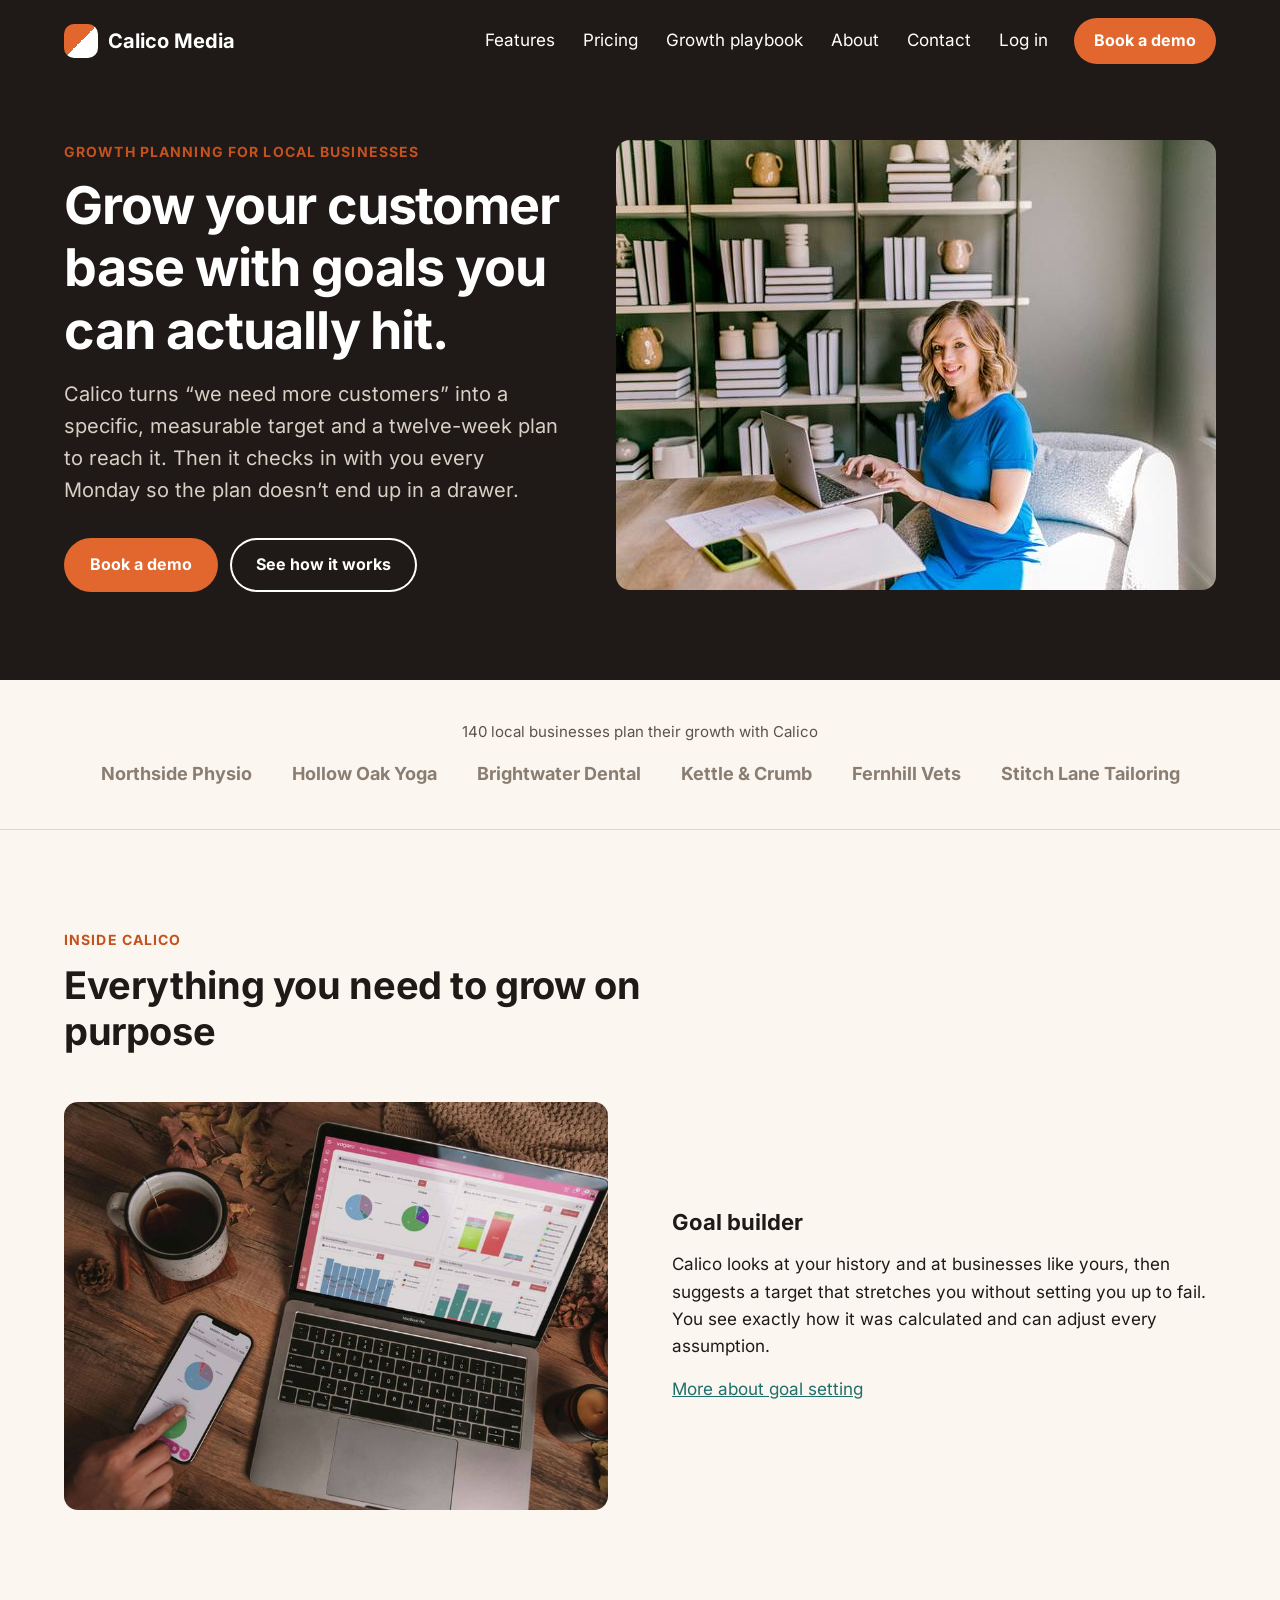
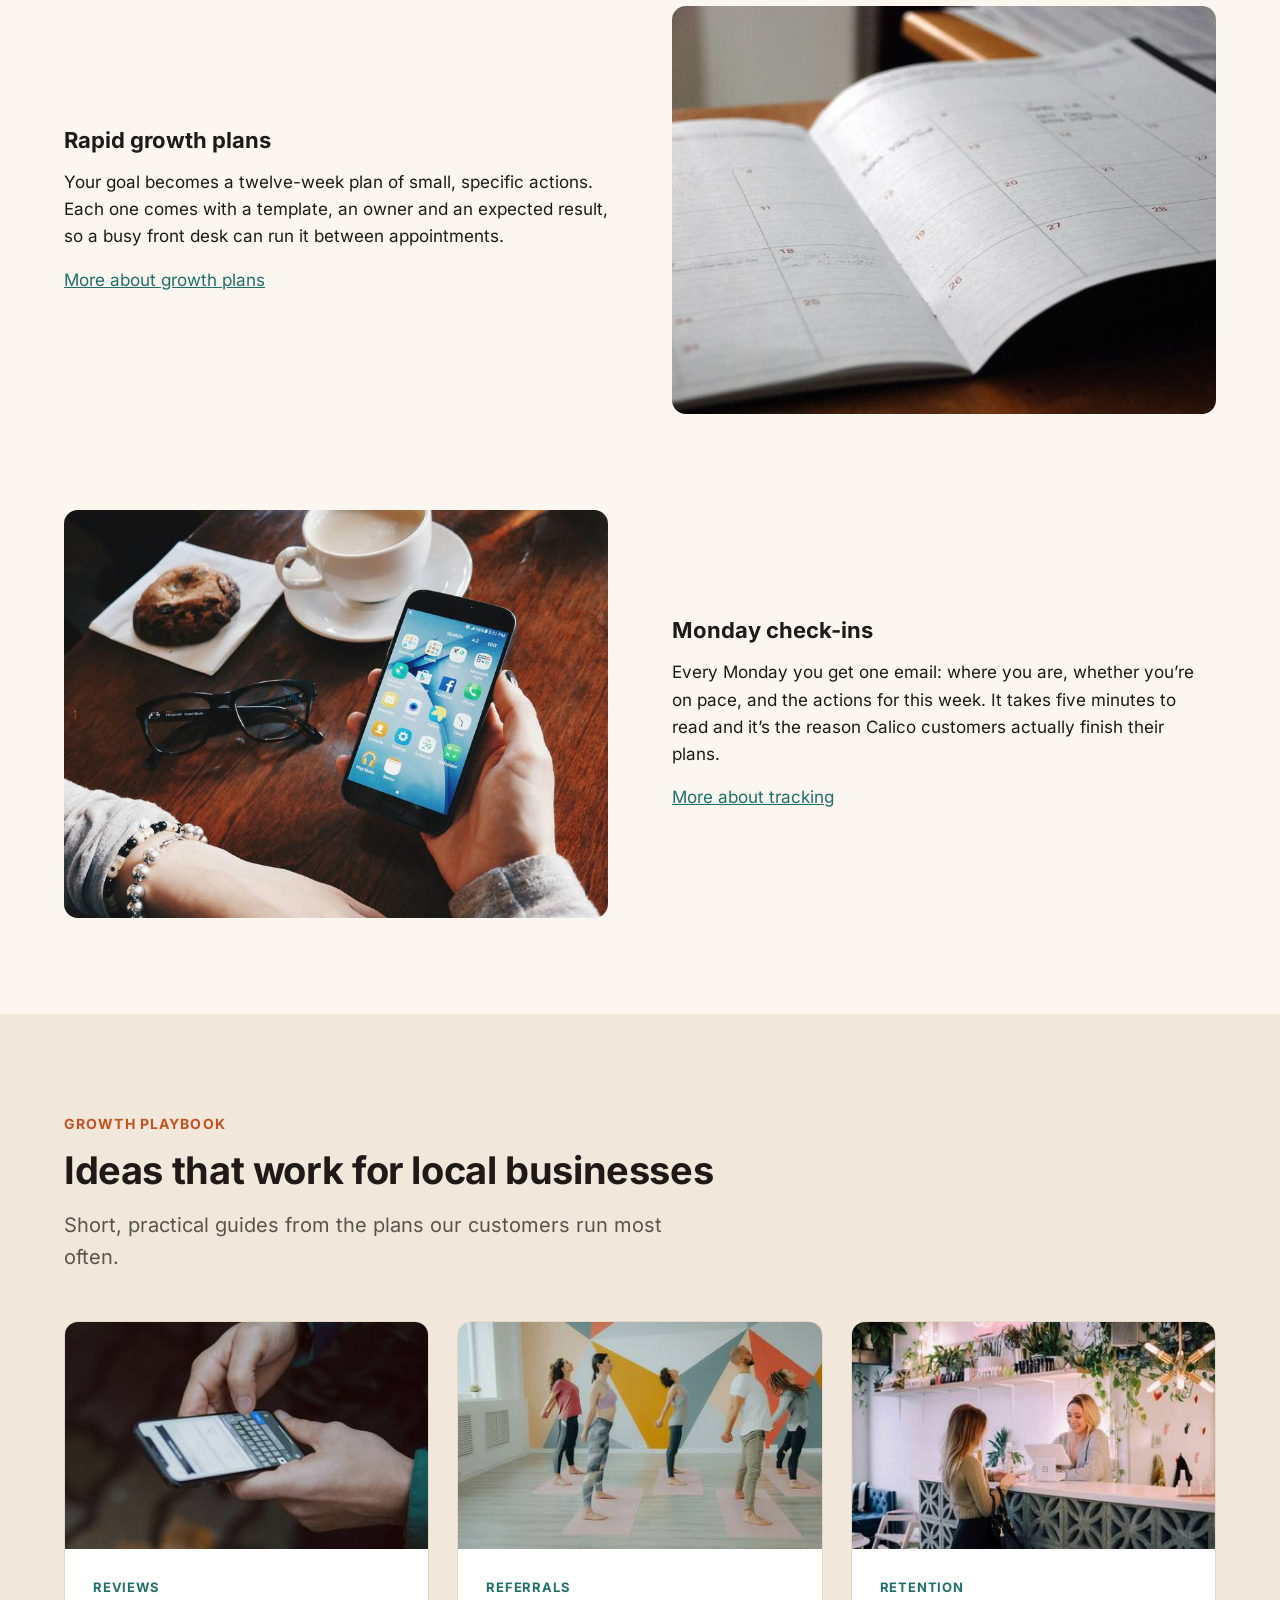
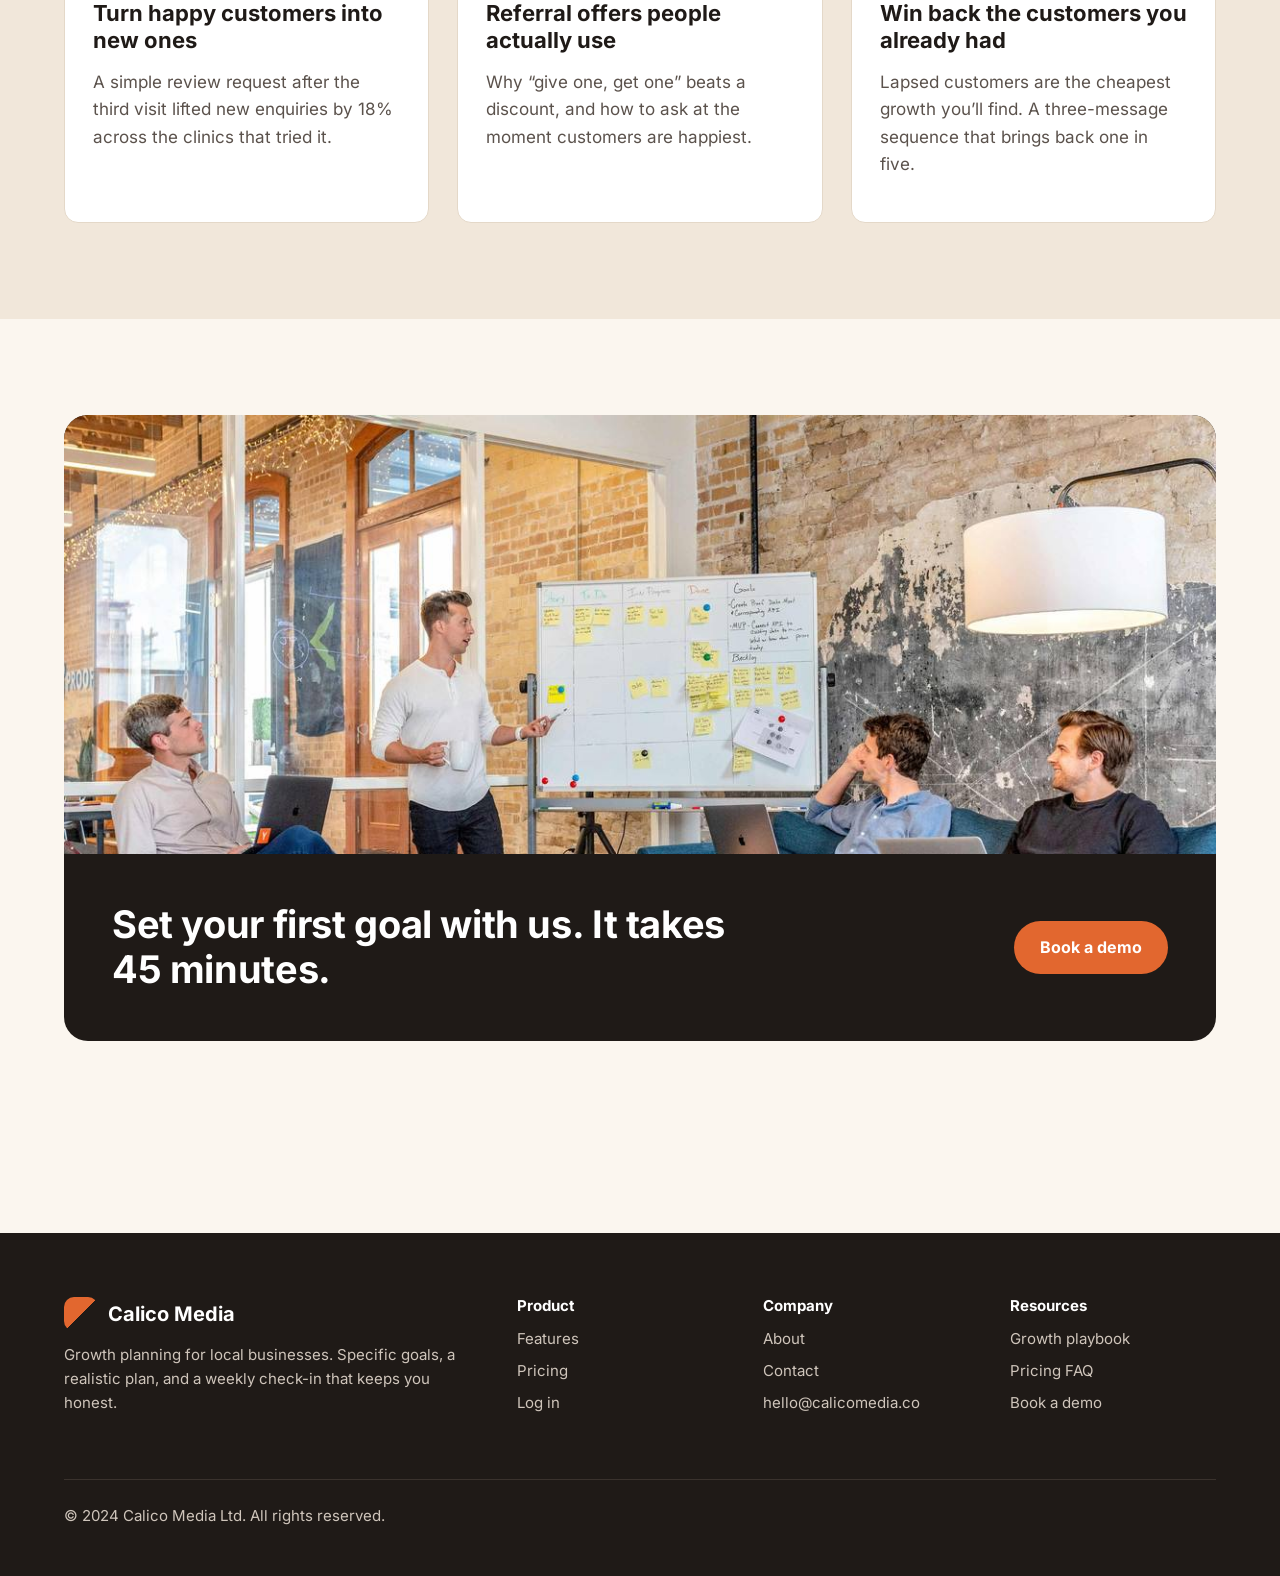
<file: public/index.html>
<!DOCTYPE html>
<html lang="en">
<head>
  <meta charset="utf-8">
  <meta name="viewport" content="width=device-width, initial-scale=1">
  <title>Calico Media | Growth planning for local businesses</title>
  <meta name="description" content="Calico helps local businesses grow their customer base with specific, measurable, realistic goals and a rapid growth plan you can run every week.">
  <link rel="stylesheet" href="css/styles.css">
</head>
<body>
  <header class="site-header site-header--home">
    <div class="container">
      <a class="logo" href="index.html"><span class="logo-mark"></span>Calico Media</a>
      <nav aria-label="Main">
        <ul class="nav-links">
          <li><a href="features.html">Features</a></li>
          <li><a href="pricing.html">Pricing</a></li>
          <li><a href="#playbook">Growth playbook</a></li>
          <li><a href="about.html">About</a></li>
          <li><a href="contact.html">Contact</a></li>
          <li><a href="https://app.calicomedia.co/login">Log in</a></li>
          <li><a class="btn" href="contact.html">Book a demo</a></li>
        </ul>
      </nav>
    </div>
  </header>

  <main>
    <section class="hero">
      <div class="container hero-inner">
        <div class="hero-text">
          <span class="eyebrow">Growth planning for local businesses</span>
          <h1>Grow your customer base with goals you can actually hit.</h1>
          <p class="lead">Calico turns &ldquo;we need more customers&rdquo; into a specific, measurable target and a twelve-week plan to reach it. Then it checks in with you every Monday so the plan doesn&rsquo;t end up in a drawer.</p>
          <div class="hero-actions">
            <a class="btn" href="contact.html">Book a demo</a>
            <a class="btn btn--ghost" href="features.html">See how it works</a>
          </div>
        </div>
        <div class="hero-media">
          <img class="hero-image" src="images/hero-weekly-plan-1200.jpg"
              srcset="images/hero-weekly-plan-600.jpg 600w, images/hero-weekly-plan-900.jpg 900w, images/hero-weekly-plan-1200.jpg 1200w"
              sizes="(max-width: 648px) calc(100vw - 48px), 600px"
              width="1200" height="900" alt="A business owner at her desk with a laptop and an open planner">
        </div>
      </div>
    </section>

    <section class="trust">
      <div class="container">
        <p>140 local businesses plan their growth with Calico</p>
        <ul class="trust-list">
          <li>Northside Physio</li>
          <li>Hollow Oak Yoga</li>
          <li>Brightwater Dental</li>
          <li>Kettle &amp; Crumb</li>
          <li>Fernhill Vets</li>
          <li>Stitch Lane Tailoring</li>
        </ul>
      </div>
    </section>

    <section class="section">
      <div class="container">
        <div class="section-intro">
          <span class="eyebrow">Inside Calico</span>
          <h2>Everything you need to grow on purpose</h2>
        </div>

        <div class="feature-row">
          <div class="feature-media">
            <img src="images/feature-goal-builder-800.jpg"
              srcset="images/feature-goal-builder-400.jpg 400w, images/feature-goal-builder-800.jpg 800w, images/feature-goal-builder-1200.jpg 1200w"
              sizes="(max-width: 768px) calc(100vw - 48px), (max-width: 1200px) calc(50vw - 56px), 544px"
              width="800" height="600" loading="lazy" alt="Growth charts on a laptop and phone beside a cup of tea">
          </div>
          <div>
            <h3>Goal builder</h3>
            <p>Calico looks at your history and at businesses like yours, then suggests a target that stretches you without setting you up to fail. You see exactly how it was calculated and can adjust every assumption.</p>
            <a href="features.html">More about goal setting</a>
          </div>
        </div>

        <div class="feature-row feature-row--reverse">
          <div class="feature-media">
            <img src="images/feature-growth-plan-800.jpg"
              srcset="images/feature-growth-plan-400.jpg 400w, images/feature-growth-plan-800.jpg 800w, images/feature-growth-plan-1200.jpg 1200w"
              sizes="(max-width: 768px) calc(100vw - 48px), (max-width: 1200px) calc(50vw - 56px), 544px"
              width="800" height="600" loading="lazy" alt="An open planner showing the weeks ahead">
          </div>
          <div>
            <h3>Rapid growth plans</h3>
            <p>Your goal becomes a twelve-week plan of small, specific actions. Each one comes with a template, an owner and an expected result, so a busy front desk can run it between appointments.</p>
            <a href="features.html">More about growth plans</a>
          </div>
        </div>

        <div class="feature-row">
          <div class="feature-media">
            <img src="images/feature-monday-checkin-800.jpg"
              srcset="images/feature-monday-checkin-400.jpg 400w, images/feature-monday-checkin-800.jpg 800w, images/feature-monday-checkin-1200.jpg 1200w"
              sizes="(max-width: 768px) calc(100vw - 48px), (max-width: 1200px) calc(50vw - 56px), 544px"
              width="800" height="600" loading="lazy" alt="Checking a phone over coffee on a Monday morning">
          </div>
          <div>
            <h3>Monday check-ins</h3>
            <p>Every Monday you get one email: where you are, whether you&rsquo;re on pace, and the actions for this week. It takes five minutes to read and it&rsquo;s the reason Calico customers actually finish their plans.</p>
            <a href="features.html">More about tracking</a>
          </div>
        </div>
      </div>
    </section>

    <section class="section section--sand" id="playbook">
      <div class="container">
        <div class="section-intro">
          <span class="eyebrow">Growth playbook</span>
          <h2>Ideas that work for local businesses</h2>
          <p class="lead">Short, practical guides from the plans our customers run most often.</p>
        </div>
        <div class="playbook-grid">
          <article class="card">
            <img src="images/playbook-reviews-800.jpg"
              srcset="images/playbook-reviews-400.jpg 400w, images/playbook-reviews-800.jpg 800w, images/playbook-reviews-1200.jpg 1200w"
              sizes="(max-width: 675px) calc(100vw - 48px), (max-width: 1003px) calc(50vw - 38px), 365px"
              width="800" height="500" loading="lazy" alt="A customer typing a review on their phone">
            <div class="card-body">
              <span class="card-tag">Reviews</span>
              <h3>Turn happy customers into new ones</h3>
              <p>A simple review request after the third visit lifted new enquiries by 18% across the clinics that tried it.</p>
            </div>
          </article>
          <article class="card">
            <img src="images/playbook-referrals-800.jpg"
              srcset="images/playbook-referrals-400.jpg 400w, images/playbook-referrals-800.jpg 800w, images/playbook-referrals-1200.jpg 1200w"
              sizes="(max-width: 675px) calc(100vw - 48px), (max-width: 1003px) calc(50vw - 38px), 365px"
              width="800" height="500" loading="lazy" alt="A group class stretching together in a yoga studio">
            <div class="card-body">
              <span class="card-tag">Referrals</span>
              <h3>Referral offers people actually use</h3>
              <p>Why &ldquo;give one, get one&rdquo; beats a discount, and how to ask at the moment customers are happiest.</p>
            </div>
          </article>
          <article class="card">
            <img src="images/playbook-rebooking-800.jpg"
              srcset="images/playbook-rebooking-400.jpg 400w, images/playbook-rebooking-800.jpg 800w, images/playbook-rebooking-1200.jpg 1200w"
              sizes="(max-width: 675px) calc(100vw - 48px), (max-width: 1003px) calc(50vw - 38px), 365px"
              width="800" height="500" loading="lazy" alt="A customer at the front desk booking her next visit">
            <div class="card-body">
              <span class="card-tag">Retention</span>
              <h3>Win back the customers you already had</h3>
              <p>Lapsed customers are the cheapest growth you&rsquo;ll find. A three-message sequence that brings back one in five.</p>
            </div>
          </article>
        </div>
      </div>
    </section>

    <section class="section">
      <div class="container">
        <div class="cta-band">
          <img src="images/team-workshop-1200.jpg"
              srcset="images/team-workshop-800.jpg 800w, images/team-workshop-1200.jpg 1200w, images/team-workshop-1600.jpg 1600w"
              sizes="(max-width: 1200px) calc(100vw - 48px), 1152px"
              width="1200" height="457" loading="lazy" alt="The Calico Media team planning around a whiteboard">
          <div class="cta-body">
            <h2>Set your first goal with us. It takes 45 minutes.</h2>
            <a class="btn" href="contact.html">Book a demo</a>
          </div>
        </div>
      </div>
    </section>
  </main>

  <footer class="site-footer">
    <div class="container">
      <div class="footer-grid">
        <div>
          <a class="logo" href="index.html"><span class="logo-mark"></span>Calico Media</a>
          <p>Growth planning for local businesses. Specific goals, a realistic plan, and a weekly check-in that keeps you honest.</p>
        </div>
        <div>
          <h4>Product</h4>
          <ul>
            <li><a href="features.html">Features</a></li>
            <li><a href="pricing.html">Pricing</a></li>
            <li><a href="https://app.calicomedia.co/login">Log in</a></li>
          </ul>
        </div>
        <div>
          <h4>Company</h4>
          <ul>
            <li><a href="about.html">About</a></li>
            <li><a href="contact.html">Contact</a></li>
            <li><a href="mailto:hello@calicomedia.co">hello@calicomedia.co</a></li>
          </ul>
        </div>
        <div>
          <h4>Resources</h4>
          <ul>
            <li><a href="index.html#playbook">Growth playbook</a></li>
            <li><a href="pricing.html#faq">Pricing FAQ</a></li>
            <li><a href="contact.html">Book a demo</a></li>
          </ul>
        </div>
      </div>
      <div class="footer-bottom">
        <p>&copy; 2024 Calico Media Ltd. All rights reserved.</p>
      </div>
    </div>
  </footer>
</body>
</html>
</file>
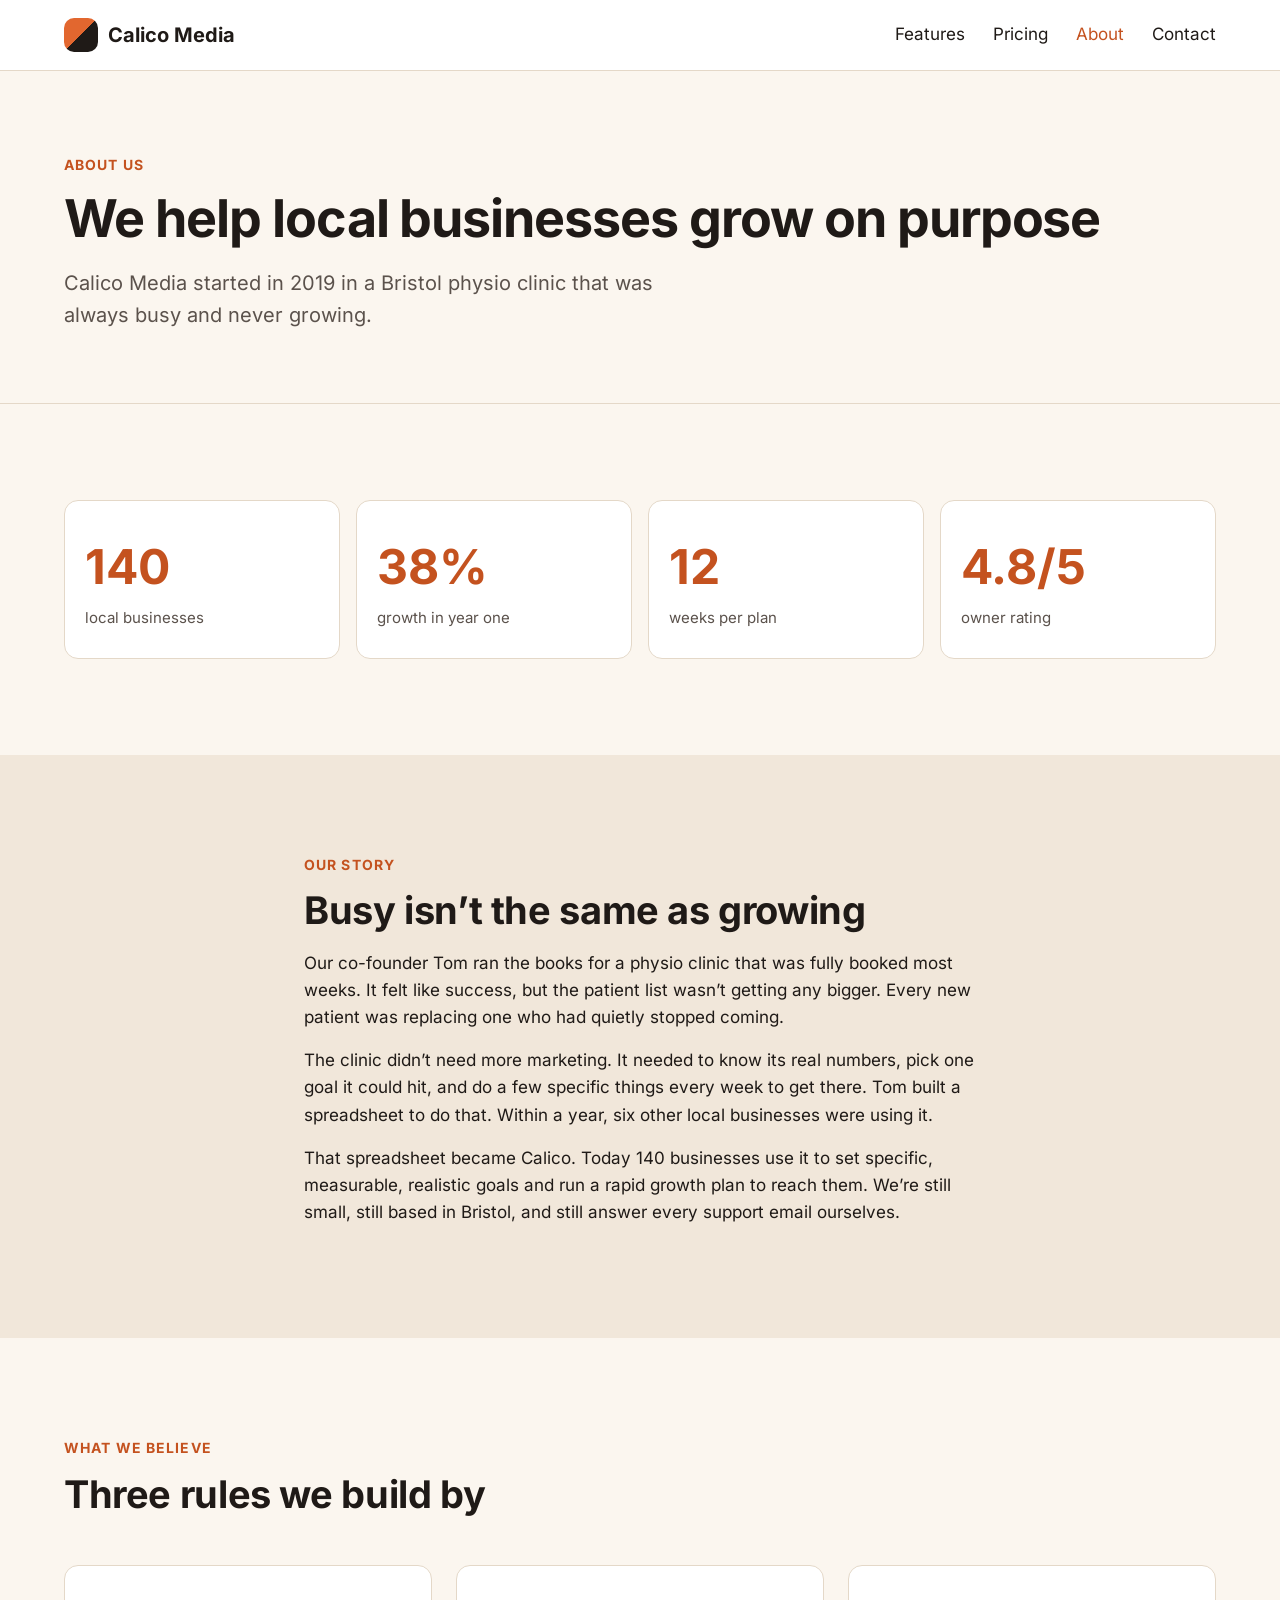
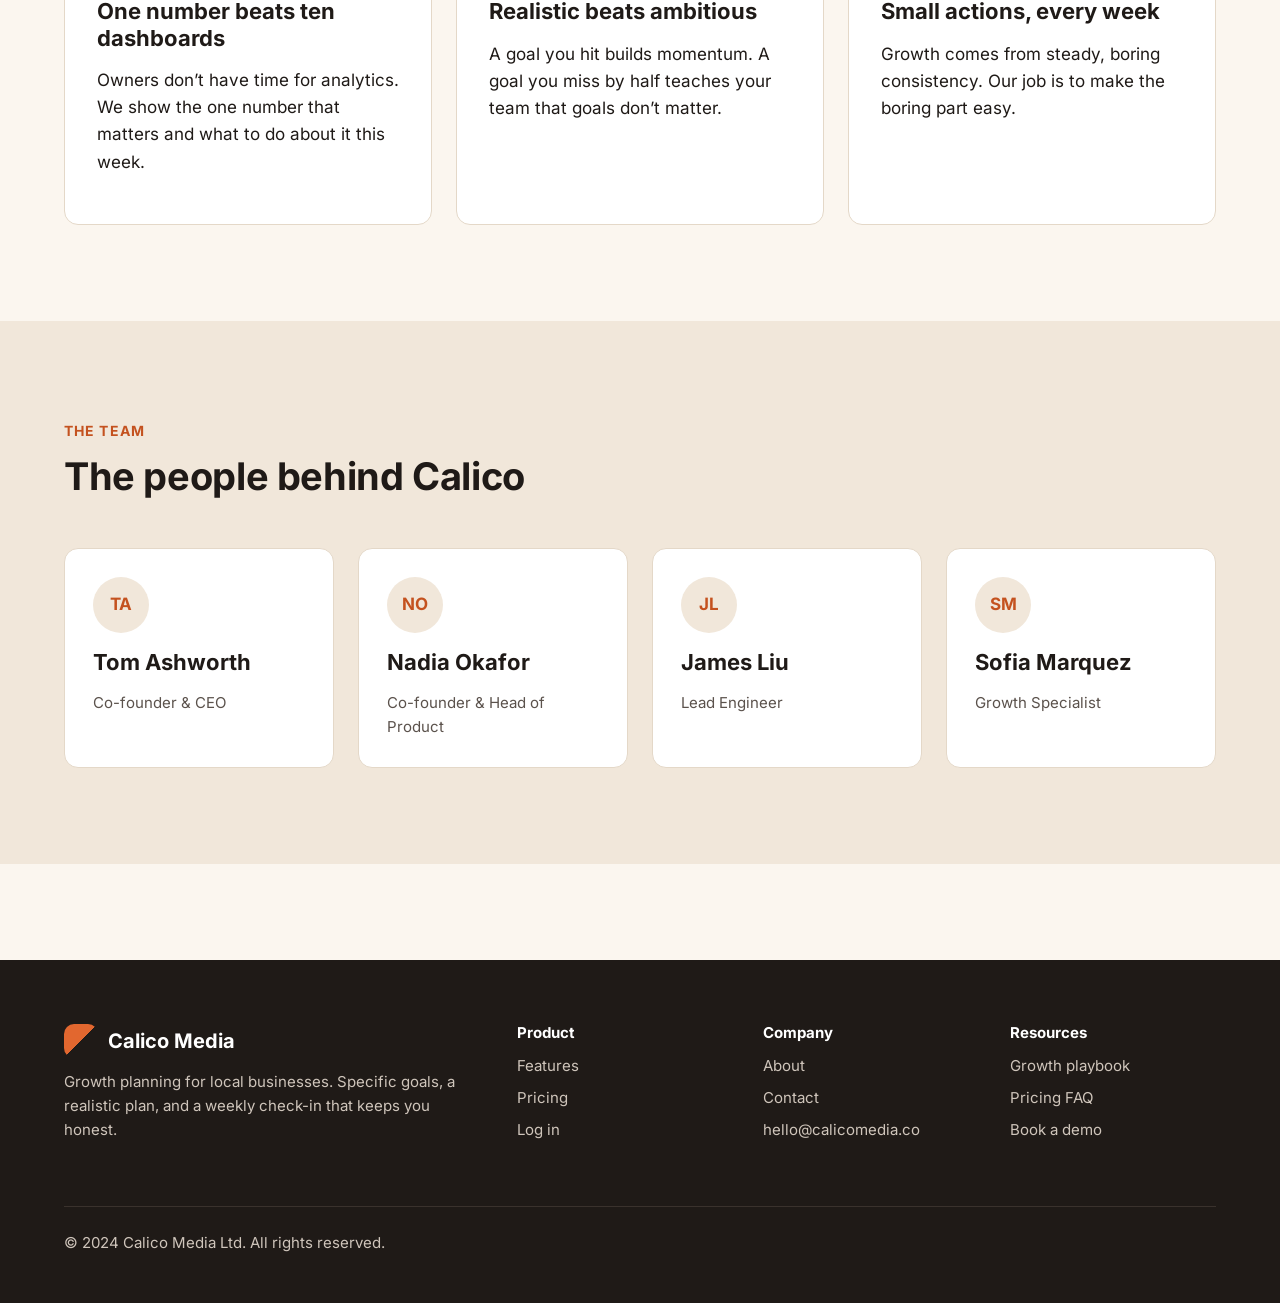
<file: public/about.html>
<!DOCTYPE html>
<html lang="en">
<head>
  <meta charset="utf-8">
  <meta name="viewport" content="width=device-width, initial-scale=1">
  <title>About | Calico Media</title>
  <meta name="description" content="Calico Media builds growth planning software for local businesses. Here is who we are and why we started.">
  <link rel="stylesheet" href="css/styles.css">
</head>
<body>
  <header class="site-header">
    <div class="container">
      <a class="logo" href="index.html"><span class="logo-mark"></span>Calico Media</a>
      <nav aria-label="Main">
        <ul class="nav-links">
          <li><a href="features.html">Features</a></li>
          <li><a href="pricing.html">Pricing</a></li>
          <li><a href="about.html" aria-current="page">About</a></li>
          <li><a href="contact.html">Contact</a></li>
        </ul>
      </nav>
    </div>
  </header>

  <main>
    <section class="page-header">
      <div class="container">
        <span class="eyebrow">About us</span>
        <h1>We help local businesses grow on purpose</h1>
        <p class="lead">Calico Media started in 2019 in a Bristol physio clinic that was always busy and never growing.</p>
      </div>
    </section>

    <section class="section">
      <div class="container">
        <div class="stats">
          <div class="stat">
            <span class="stat-number">140</span>
            <span class="stat-label">local businesses</span>
          </div>
          <div class="stat">
            <span class="stat-number">38%</span>
            <span class="stat-label">growth in year one</span>
          </div>
          <div class="stat">
            <span class="stat-number">12</span>
            <span class="stat-label">weeks per plan</span>
          </div>
          <div class="stat">
            <span class="stat-number">4.8/5</span>
            <span class="stat-label">owner rating</span>
          </div>
        </div>
      </div>
    </section>

    <section class="section section--sand">
      <div class="container prose">
        <span class="eyebrow">Our story</span>
        <h2>Busy isn&rsquo;t the same as growing</h2>
        <p>Our co-founder Tom ran the books for a physio clinic that was fully booked most weeks. It felt like success, but the patient list wasn&rsquo;t getting any bigger. Every new patient was replacing one who had quietly stopped coming.</p>
        <p>The clinic didn&rsquo;t need more marketing. It needed to know its real numbers, pick one goal it could hit, and do a few specific things every week to get there. Tom built a spreadsheet to do that. Within a year, six other local businesses were using it.</p>
        <p>That spreadsheet became Calico. Today 140 businesses use it to set specific, measurable, realistic goals and run a rapid growth plan to reach them. We&rsquo;re still small, still based in Bristol, and still answer every support email ourselves.</p>
      </div>
    </section>

    <section class="section">
      <div class="container">
        <div class="section-intro">
          <span class="eyebrow">What we believe</span>
          <h2>Three rules we build by</h2>
        </div>
        <div class="steps">
          <div class="step">
            <h3>One number beats ten dashboards</h3>
            <p>Owners don&rsquo;t have time for analytics. We show the one number that matters and what to do about it this week.</p>
          </div>
          <div class="step">
            <h3>Realistic beats ambitious</h3>
            <p>A goal you hit builds momentum. A goal you miss by half teaches your team that goals don&rsquo;t matter.</p>
          </div>
          <div class="step">
            <h3>Small actions, every week</h3>
            <p>Growth comes from steady, boring consistency. Our job is to make the boring part easy.</p>
          </div>
        </div>
      </div>
    </section>

    <section class="section section--sand">
      <div class="container">
        <div class="section-intro">
          <span class="eyebrow">The team</span>
          <h2>The people behind Calico</h2>
        </div>
        <div class="team-grid">
          <div class="person">
            <div class="avatar">TA</div>
            <h3>Tom Ashworth</h3>
            <p>Co-founder &amp; CEO</p>
          </div>
          <div class="person">
            <div class="avatar">NO</div>
            <h3>Nadia Okafor</h3>
            <p>Co-founder &amp; Head of Product</p>
          </div>
          <div class="person">
            <div class="avatar">JL</div>
            <h3>James Liu</h3>
            <p>Lead Engineer</p>
          </div>
          <div class="person">
            <div class="avatar">SM</div>
            <h3>Sofia Marquez</h3>
            <p>Growth Specialist</p>
          </div>
        </div>
      </div>
    </section>
  </main>

  <footer class="site-footer">
    <div class="container">
      <div class="footer-grid">
        <div>
          <a class="logo" href="index.html"><span class="logo-mark"></span>Calico Media</a>
          <p>Growth planning for local businesses. Specific goals, a realistic plan, and a weekly check-in that keeps you honest.</p>
        </div>
        <div>
          <h4>Product</h4>
          <ul>
            <li><a href="features.html">Features</a></li>
            <li><a href="pricing.html">Pricing</a></li>
            <li><a href="https://app.calicomedia.co/login">Log in</a></li>
          </ul>
        </div>
        <div>
          <h4>Company</h4>
          <ul>
            <li><a href="about.html">About</a></li>
            <li><a href="contact.html">Contact</a></li>
            <li><a href="mailto:hello@calicomedia.co">hello@calicomedia.co</a></li>
          </ul>
        </div>
        <div>
          <h4>Resources</h4>
          <ul>
            <li><a href="index.html#playbook">Growth playbook</a></li>
            <li><a href="pricing.html#faq">Pricing FAQ</a></li>
            <li><a href="contact.html">Book a demo</a></li>
          </ul>
        </div>
      </div>
      <div class="footer-bottom">
        <p>&copy; 2024 Calico Media Ltd. All rights reserved.</p>
      </div>
    </div>
  </footer>
</body>
</html>
</file>
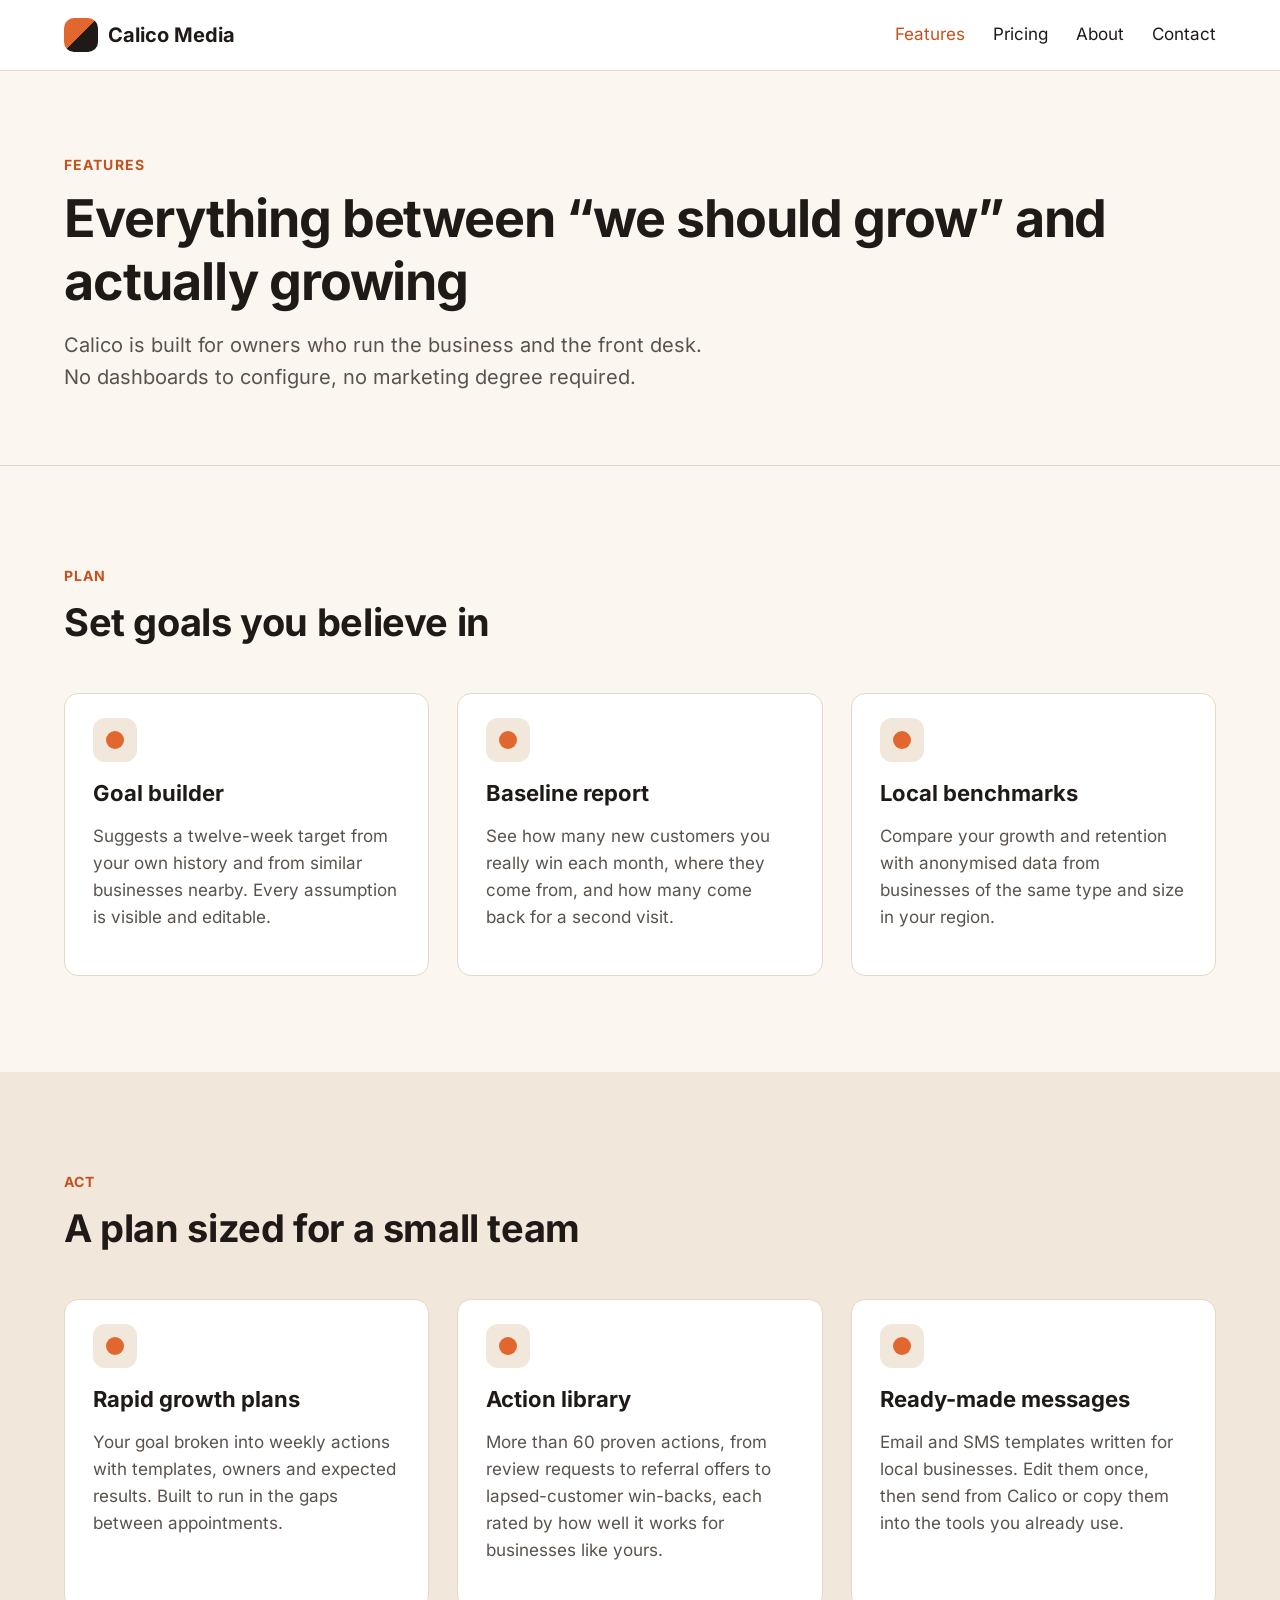
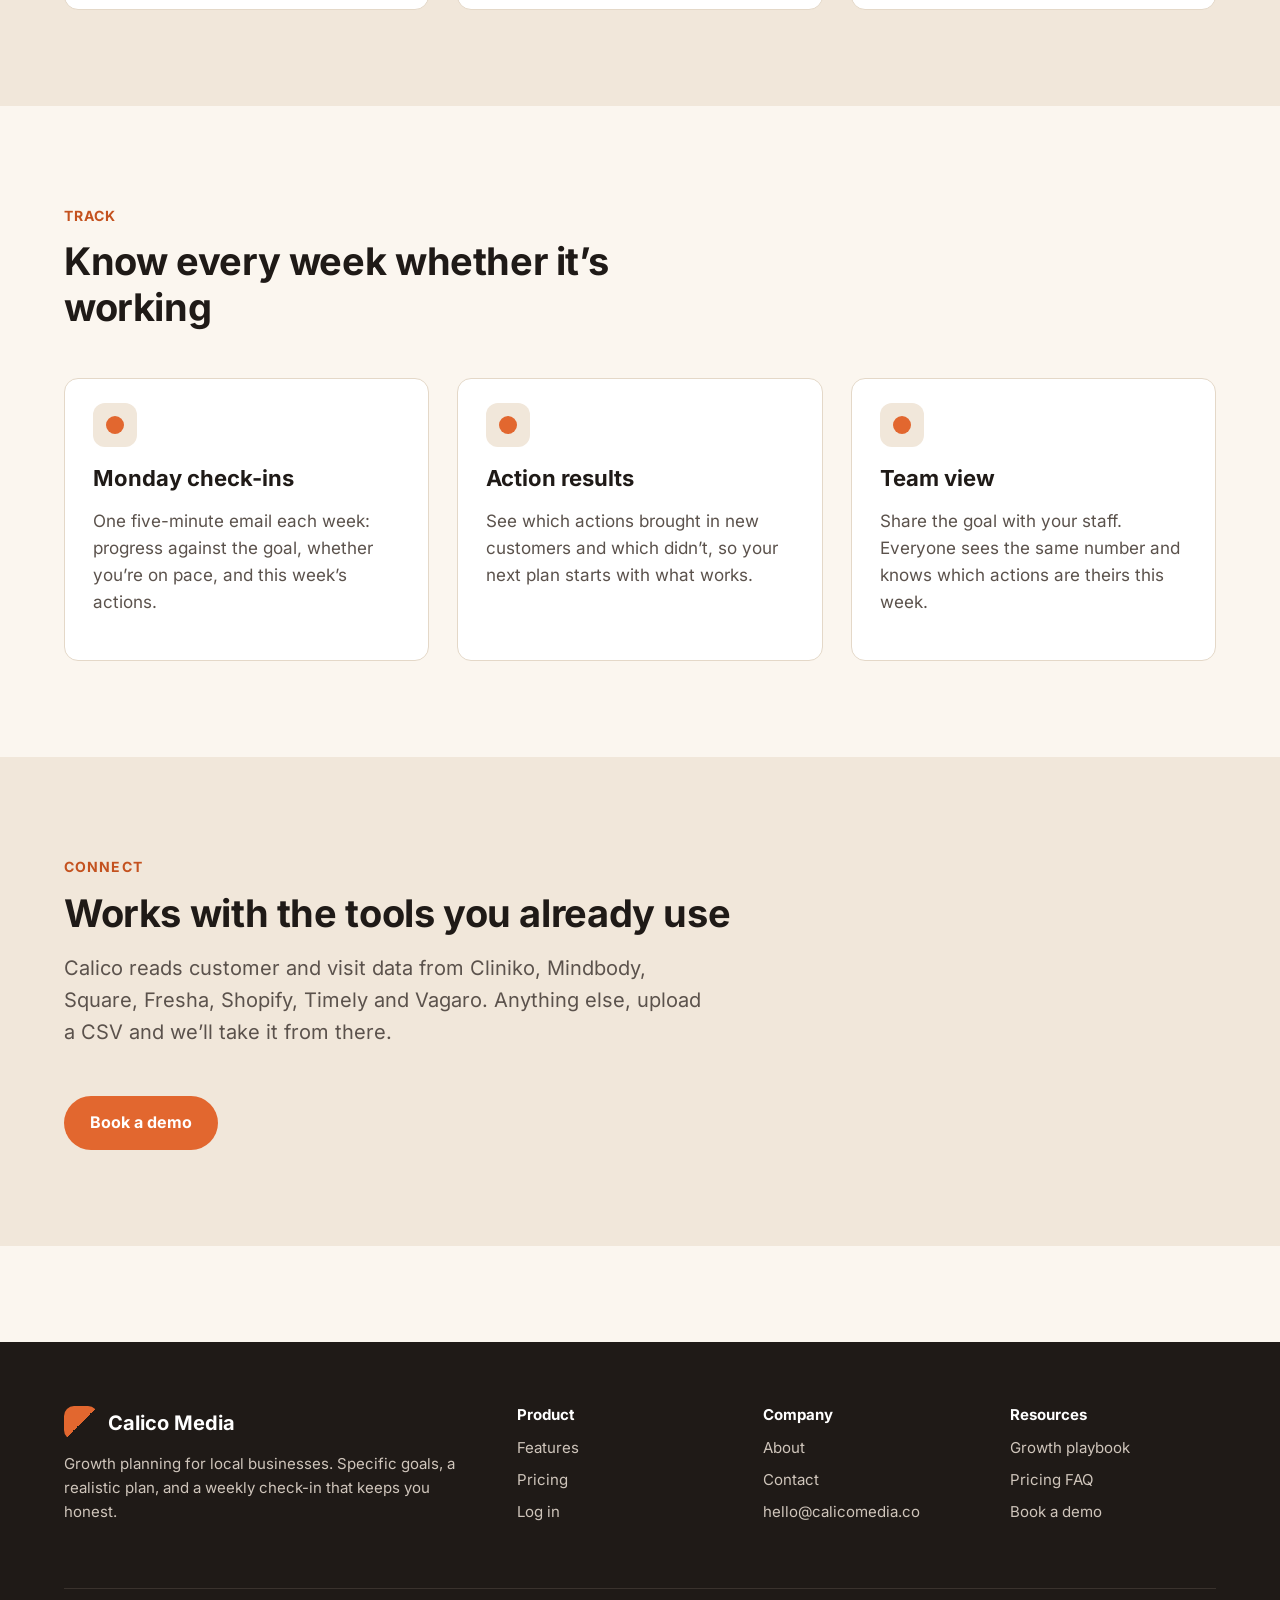
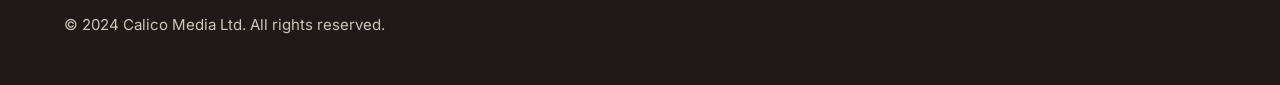
<file: public/features.html>
<!DOCTYPE html>
<html lang="en">
<head>
  <meta charset="utf-8">
  <meta name="viewport" content="width=device-width, initial-scale=1">
  <title>Features | Calico Media</title>
  <meta name="description" content="Goal builder, rapid growth plans, Monday check-ins and more. See everything Calico does to help local businesses grow.">
  <link rel="stylesheet" href="css/styles.css">
</head>
<body>
  <header class="site-header">
    <div class="container">
      <a class="logo" href="index.html"><span class="logo-mark"></span>Calico Media</a>
      <nav aria-label="Main">
        <ul class="nav-links">
          <li><a href="features.html" aria-current="page">Features</a></li>
          <li><a href="pricing.html">Pricing</a></li>
          <li><a href="about.html">About</a></li>
          <li><a href="contact.html">Contact</a></li>
        </ul>
      </nav>
    </div>
  </header>

  <main>
    <section class="page-header">
      <div class="container">
        <span class="eyebrow">Features</span>
        <h1>Everything between &ldquo;we should grow&rdquo; and actually growing</h1>
        <p class="lead">Calico is built for owners who run the business and the front desk. No dashboards to configure, no marketing degree required.</p>
      </div>
    </section>

    <section class="section">
      <div class="container">
        <div class="section-intro">
          <span class="eyebrow">Plan</span>
          <h2>Set goals you believe in</h2>
        </div>
        <div class="card-grid">
          <div class="card">
            <div class="card-body">
              <div class="icon-dot"></div>
              <h3>Goal builder</h3>
              <p>Suggests a twelve-week target from your own history and from similar businesses nearby. Every assumption is visible and editable.</p>
            </div>
          </div>
          <div class="card">
            <div class="card-body">
              <div class="icon-dot"></div>
              <h3>Baseline report</h3>
              <p>See how many new customers you really win each month, where they come from, and how many come back for a second visit.</p>
            </div>
          </div>
          <div class="card">
            <div class="card-body">
              <div class="icon-dot"></div>
              <h3>Local benchmarks</h3>
              <p>Compare your growth and retention with anonymised data from businesses of the same type and size in your region.</p>
            </div>
          </div>
        </div>
      </div>
    </section>

    <section class="section section--sand">
      <div class="container">
        <div class="section-intro">
          <span class="eyebrow">Act</span>
          <h2>A plan sized for a small team</h2>
        </div>
        <div class="card-grid">
          <div class="card">
            <div class="card-body">
              <div class="icon-dot"></div>
              <h3>Rapid growth plans</h3>
              <p>Your goal broken into weekly actions with templates, owners and expected results. Built to run in the gaps between appointments.</p>
            </div>
          </div>
          <div class="card">
            <div class="card-body">
              <div class="icon-dot"></div>
              <h3>Action library</h3>
              <p>More than 60 proven actions, from review requests to referral offers to lapsed-customer win-backs, each rated by how well it works for businesses like yours.</p>
            </div>
          </div>
          <div class="card">
            <div class="card-body">
              <div class="icon-dot"></div>
              <h3>Ready-made messages</h3>
              <p>Email and SMS templates written for local businesses. Edit them once, then send from Calico or copy them into the tools you already use.</p>
            </div>
          </div>
        </div>
      </div>
    </section>

    <section class="section">
      <div class="container">
        <div class="section-intro">
          <span class="eyebrow">Track</span>
          <h2>Know every week whether it&rsquo;s working</h2>
        </div>
        <div class="card-grid">
          <div class="card">
            <div class="card-body">
              <div class="icon-dot"></div>
              <h3>Monday check-ins</h3>
              <p>One five-minute email each week: progress against the goal, whether you&rsquo;re on pace, and this week&rsquo;s actions.</p>
            </div>
          </div>
          <div class="card">
            <div class="card-body">
              <div class="icon-dot"></div>
              <h3>Action results</h3>
              <p>See which actions brought in new customers and which didn&rsquo;t, so your next plan starts with what works.</p>
            </div>
          </div>
          <div class="card">
            <div class="card-body">
              <div class="icon-dot"></div>
              <h3>Team view</h3>
              <p>Share the goal with your staff. Everyone sees the same number and knows which actions are theirs this week.</p>
            </div>
          </div>
        </div>
      </div>
    </section>

    <section class="section section--sand">
      <div class="container">
        <div class="section-intro">
          <span class="eyebrow">Connect</span>
          <h2>Works with the tools you already use</h2>
          <p class="lead">Calico reads customer and visit data from Cliniko, Mindbody, Square, Fresha, Shopify, Timely and Vagaro. Anything else, upload a CSV and we&rsquo;ll take it from there.</p>
        </div>
        <a class="btn" href="contact.html">Book a demo</a>
      </div>
    </section>
  </main>

  <footer class="site-footer">
    <div class="container">
      <div class="footer-grid">
        <div>
          <a class="logo" href="index.html"><span class="logo-mark"></span>Calico Media</a>
          <p>Growth planning for local businesses. Specific goals, a realistic plan, and a weekly check-in that keeps you honest.</p>
        </div>
        <div>
          <h4>Product</h4>
          <ul>
            <li><a href="features.html">Features</a></li>
            <li><a href="pricing.html">Pricing</a></li>
            <li><a href="https://app.calicomedia.co/login">Log in</a></li>
          </ul>
        </div>
        <div>
          <h4>Company</h4>
          <ul>
            <li><a href="about.html">About</a></li>
            <li><a href="contact.html">Contact</a></li>
            <li><a href="mailto:hello@calicomedia.co">hello@calicomedia.co</a></li>
          </ul>
        </div>
        <div>
          <h4>Resources</h4>
          <ul>
            <li><a href="index.html#playbook">Growth playbook</a></li>
            <li><a href="pricing.html#faq">Pricing FAQ</a></li>
            <li><a href="contact.html">Book a demo</a></li>
          </ul>
        </div>
      </div>
      <div class="footer-bottom">
        <p>&copy; 2024 Calico Media Ltd. All rights reserved.</p>
      </div>
    </div>
  </footer>
</body>
</html>
</file>
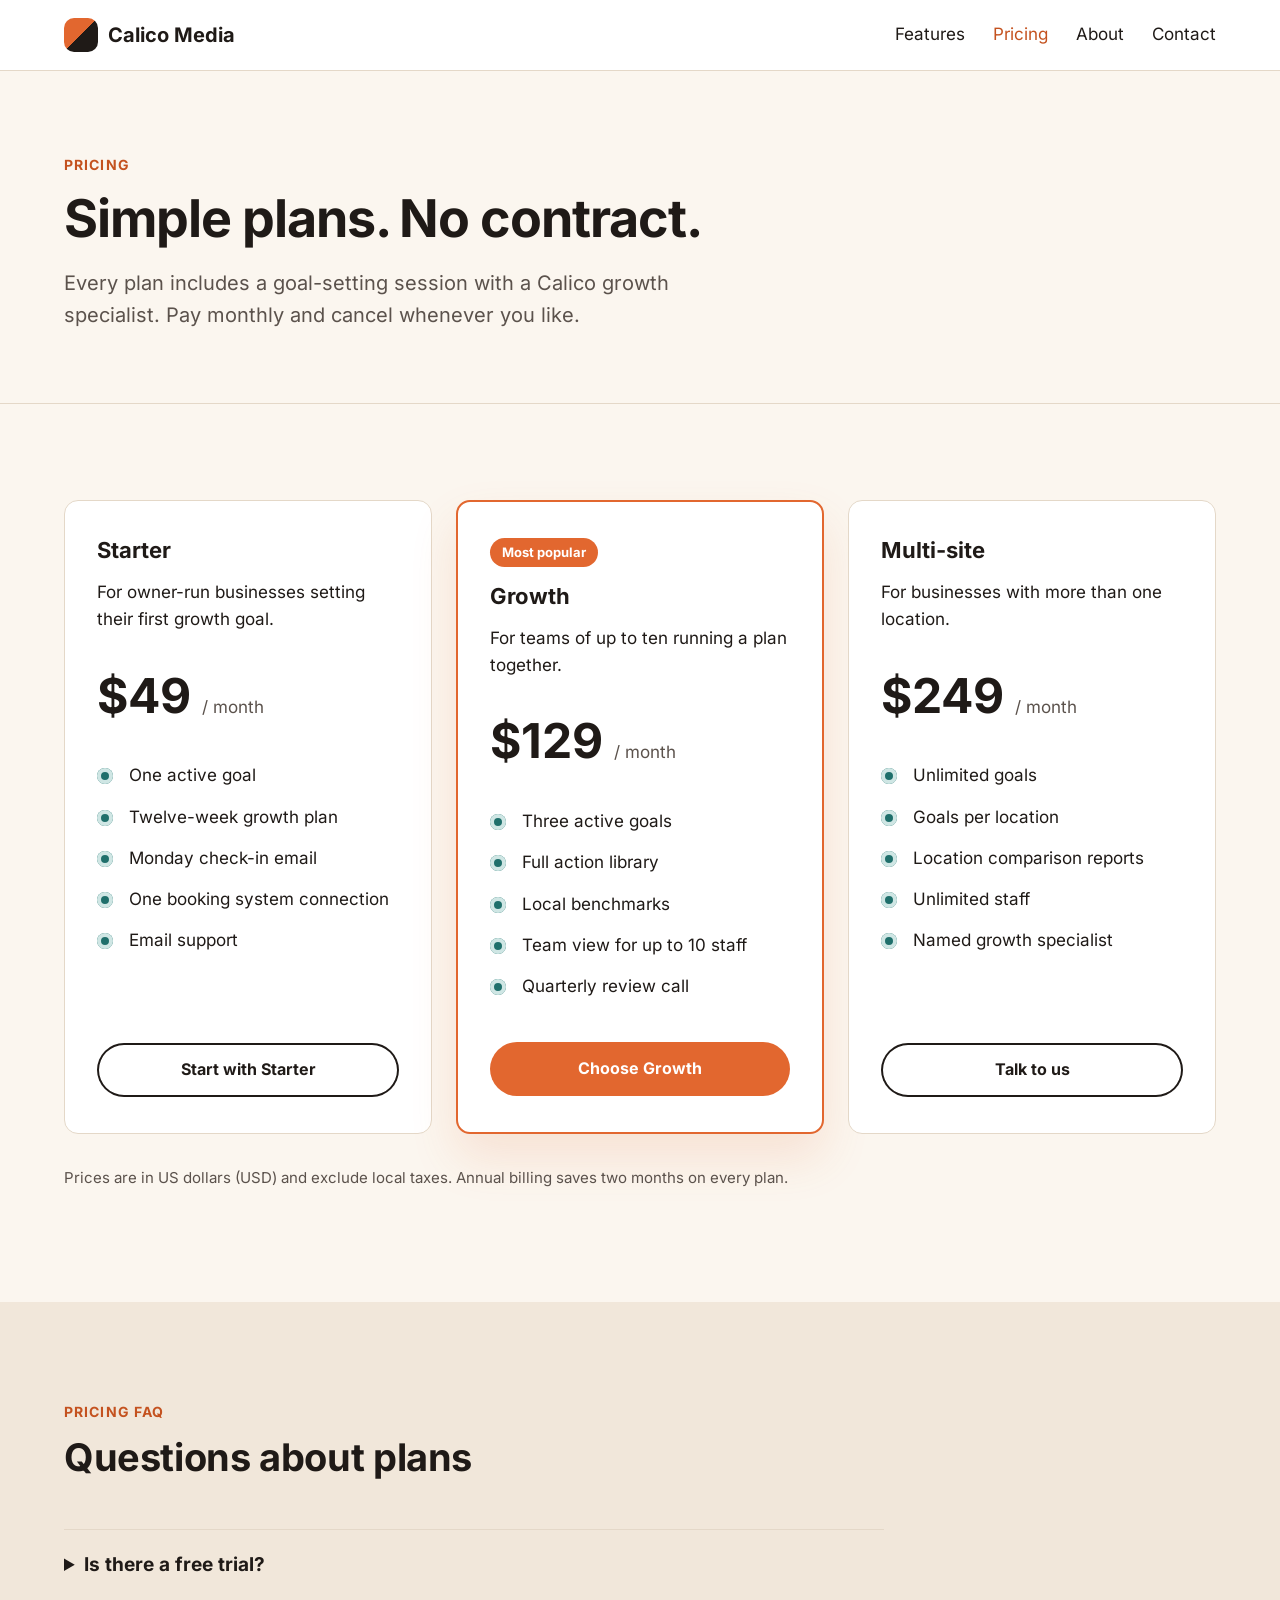
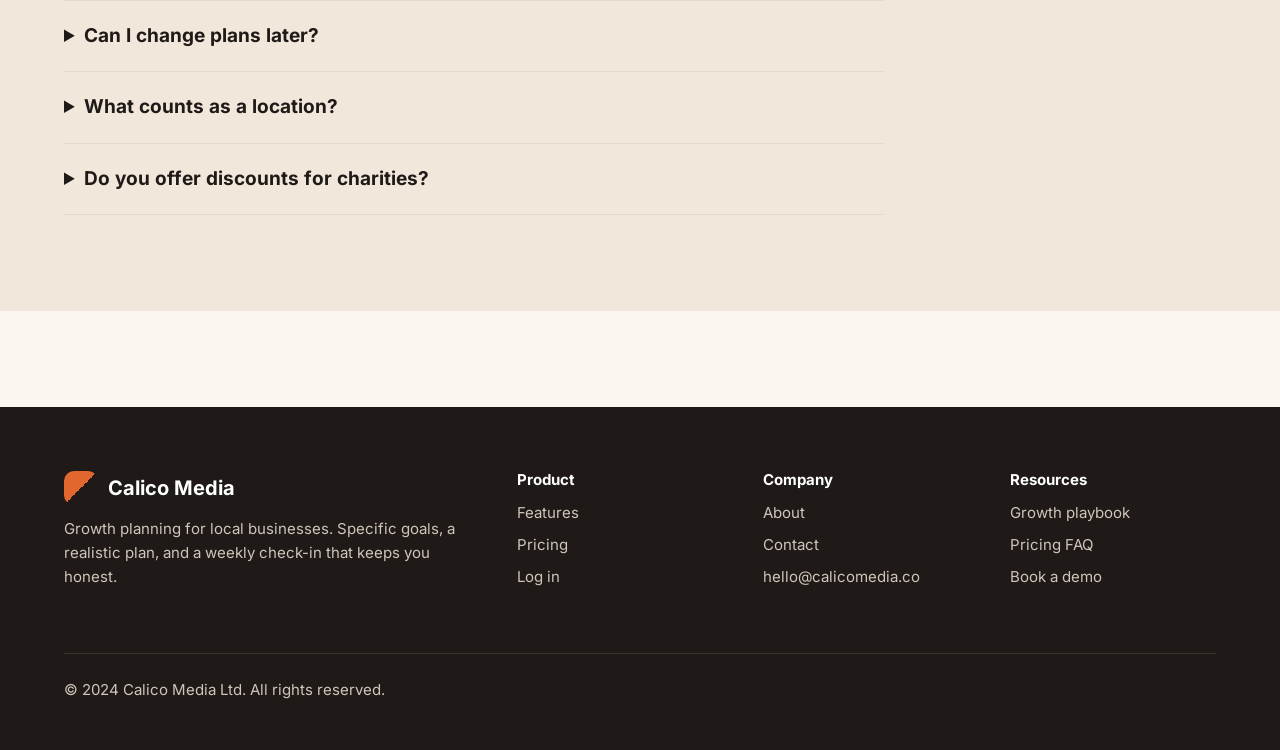
<file: public/pricing.html>
<!DOCTYPE html>
<html lang="en">
<head>
  <meta charset="utf-8">
  <meta name="viewport" content="width=device-width, initial-scale=1">
  <title>Pricing | Calico Media</title>
  <meta name="description" content="Simple monthly plans for local businesses. No contract, cancel any time.">
  <link rel="stylesheet" href="css/styles.css">
</head>
<body>
  <header class="site-header">
    <div class="container">
      <a class="logo" href="index.html"><span class="logo-mark"></span>Calico Media</a>
      <nav aria-label="Main">
        <ul class="nav-links">
          <li><a href="features.html">Features</a></li>
          <li><a href="pricing.html" aria-current="page">Pricing</a></li>
          <li><a href="about.html">About</a></li>
          <li><a href="contact.html">Contact</a></li>
        </ul>
      </nav>
    </div>
  </header>

  <main>
    <section class="page-header">
      <div class="container">
        <span class="eyebrow">Pricing</span>
        <h1>Simple plans. No contract.</h1>
        <p class="lead">Every plan includes a goal-setting session with a Calico growth specialist. Pay monthly and cancel whenever you like.</p>
      </div>
    </section>

    <section class="section">
      <div class="container">
        <div class="pricing-grid">
          <div class="pricing-card">
            <h3>Starter</h3>
            <p>For owner-run businesses setting their first growth goal.</p>
            <p class="price">$49 <small>/ month</small></p>
            <ul class="check-list">
              <li>One active goal</li>
              <li>Twelve-week growth plan</li>
              <li>Monday check-in email</li>
              <li>One booking system connection</li>
              <li>Email support</li>
            </ul>
            <a class="btn btn--ghost" href="contact.html">Start with Starter</a>
          </div>
          <div class="pricing-card pricing-card--featured">
            <span class="plan-badge">Most popular</span>
            <h3>Growth</h3>
            <p>For teams of up to ten running a plan together.</p>
            <p class="price">$129 <small>/ month</small></p>
            <ul class="check-list">
              <li>Three active goals</li>
              <li>Full action library</li>
              <li>Local benchmarks</li>
              <li>Team view for up to 10 staff</li>
              <li>Quarterly review call</li>
            </ul>
            <a class="btn" href="contact.html">Choose Growth</a>
          </div>
          <div class="pricing-card">
            <h3>Multi-site</h3>
            <p>For businesses with more than one location.</p>
            <p class="price">$249 <small>/ month</small></p>
            <ul class="check-list">
              <li>Unlimited goals</li>
              <li>Goals per location</li>
              <li>Location comparison reports</li>
              <li>Unlimited staff</li>
              <li>Named growth specialist</li>
            </ul>
            <a class="btn btn--ghost" href="contact.html">Talk to us</a>
          </div>
        </div>
        <p class="pricing-note">Prices are in US dollars (USD) and exclude local taxes. Annual billing saves two months on every plan.</p>
      </div>
    </section>

    <section class="section section--sand" id="faq">
      <div class="container">
        <div class="section-intro">
          <span class="eyebrow">Pricing FAQ</span>
          <h2>Questions about plans</h2>
        </div>
        <div class="faq">
          <details>
            <summary>Is there a free trial?</summary>
            <p>Instead of a trial we run a free 45-minute goal-setting session. You leave with a real goal and a draft plan, whether or not you sign up.</p>
          </details>
          <details>
            <summary>Can I change plans later?</summary>
            <p>Yes. Upgrade or downgrade from your account settings and we&rsquo;ll adjust your next invoice.</p>
          </details>
          <details>
            <summary>What counts as a location?</summary>
            <p>Any site with its own booking calendar or till. Mobile businesses with one calendar count as one location.</p>
          </details>
          <details>
            <summary>Do you offer discounts for charities?</summary>
            <p>Registered charities and community interest companies get 30% off any plan. Mention it when you book your demo.</p>
          </details>
        </div>
      </div>
    </section>
  </main>

  <footer class="site-footer">
    <div class="container">
      <div class="footer-grid">
        <div>
          <a class="logo" href="index.html"><span class="logo-mark"></span>Calico Media</a>
          <p>Growth planning for local businesses. Specific goals, a realistic plan, and a weekly check-in that keeps you honest.</p>
        </div>
        <div>
          <h4>Product</h4>
          <ul>
            <li><a href="features.html">Features</a></li>
            <li><a href="pricing.html">Pricing</a></li>
            <li><a href="https://app.calicomedia.co/login">Log in</a></li>
          </ul>
        </div>
        <div>
          <h4>Company</h4>
          <ul>
            <li><a href="about.html">About</a></li>
            <li><a href="contact.html">Contact</a></li>
            <li><a href="mailto:hello@calicomedia.co">hello@calicomedia.co</a></li>
          </ul>
        </div>
        <div>
          <h4>Resources</h4>
          <ul>
            <li><a href="index.html#playbook">Growth playbook</a></li>
            <li><a href="pricing.html#faq">Pricing FAQ</a></li>
            <li><a href="contact.html">Book a demo</a></li>
          </ul>
        </div>
      </div>
      <div class="footer-bottom">
        <p>&copy; 2024 Calico Media Ltd. All rights reserved.</p>
      </div>
    </div>
  </footer>
</body>
</html>
</file>
<file: public/css/styles.css>
/* Calico Media marketing site */

/* Fonts: Inter, self-hosted. Only the two weights the site uses. */

@font-face {
  font-family: 'Inter';
  font-style: normal;
  font-weight: 400;
  font-display: swap;
  src: url('../fonts/inter-latin-400-normal.woff2') format('woff2');
}

@font-face {
  font-family: 'Inter';
  font-style: normal;
  font-weight: 700;
  font-display: swap;
  src: url('../fonts/inter-latin-700-normal.woff2') format('woff2');
}

:root {
  --ink: #1f1a17;
  --ink-soft: #5b524c;
  --cream: #fbf6ef;
  --sand: #f1e7da;
  --white: #ffffff;
  --orange: #e2672f;
  --orange-dark: #c4521f;
  --teal: #1f6f6b;
  --line: #e4d8c8;
  --radius: 14px;
}

*,
*::before,
*::after {
  box-sizing: border-box;
}

body {
  margin: 0;
  font-family: 'Inter', -apple-system, BlinkMacSystemFont, 'Segoe UI', sans-serif;
  font-weight: 400;
  font-size: 17px;
  line-height: 1.6;
  color: var(--ink);
  background: var(--cream);
}

h1,
h2,
h3,
h4 {
  font-weight: 700;
  line-height: 1.2;
  margin: 0 0 16px;
}

h1 {
  font-size: 52px;
  letter-spacing: -0.02em;
}

h2 {
  font-size: 38px;
  letter-spacing: -0.01em;
}

h3 {
  font-size: 22px;
}

p {
  margin: 0 0 16px;
}

a {
  color: var(--teal);
}

img {
  max-width: 100%;
  height: auto;
}

.container {
  max-width: 1200px;
  margin: 0 auto;
  padding: 0 24px;
}

.section {
  padding: 96px 0;
}

.section--sand {
  background: var(--sand);
}

.eyebrow {
  display: inline-block;
  font-size: 14px;
  font-weight: 700;
  letter-spacing: 0.08em;
  text-transform: uppercase;
  color: var(--orange-dark);
  margin-bottom: 12px;
}

.lead {
  font-size: 20px;
  color: var(--ink-soft);
  max-width: 640px;
}

.section-intro {
  max-width: 680px;
  margin-bottom: 48px;
}

.btn {
  display: inline-block;
  padding: 14px 26px;
  border-radius: 999px;
  background: var(--orange);
  color: var(--white);
  font-weight: 700;
  text-decoration: none;
  border: 0;
  font-size: 16px;
  font-family: inherit;
  cursor: pointer;
}

.btn:hover {
  background: var(--orange-dark);
}

.btn--ghost {
  background: transparent;
  color: inherit;
  box-shadow: inset 0 0 0 2px currentColor;
}

.btn--ghost:hover {
  background: rgba(255, 255, 255, 0.1);
}

/* Header */

.site-header {
  background: var(--white);
  border-bottom: 1px solid var(--line);
}

.site-header .container {
  display: flex;
  flex-wrap: wrap;
  align-items: center;
  justify-content: space-between;
  gap: 12px 32px;
  padding-top: 18px;
  padding-bottom: 18px;
}

.logo {
  display: flex;
  align-items: center;
  gap: 10px;
  flex-shrink: 0;
  font-size: 20px;
  font-weight: 700;
  color: var(--ink);
  text-decoration: none;
}

.logo-mark {
  width: 34px;
  height: 34px;
  border-radius: 10px;
  background: linear-gradient(135deg, var(--orange) 0%, var(--orange) 50%, var(--ink) 50%, var(--ink) 100%);
}

.nav-links {
  display: flex;
  flex-wrap: wrap;
  align-items: center;
  gap: 8px 28px;
  list-style: none;
  margin: 0;
  padding: 0;
}

.nav-links a {
  color: var(--ink);
  text-decoration: none;
}

.nav-links a:hover,
.nav-links a[aria-current='page'] {
  color: var(--orange-dark);
}

.site-header--home {
  background: var(--ink);
  border-bottom: 0;
}

.site-header--home .logo,
.site-header--home .nav-links a {
  color: var(--white);
}

.site-header--home .logo-mark {
  background: linear-gradient(135deg, var(--orange) 0%, var(--orange) 50%, var(--white) 50%, var(--white) 100%);
}

.site-header--home .container {
  flex-wrap: nowrap;
}

.site-header--home nav {
  min-width: 0;
}

.site-header--home .nav-links {
  flex-wrap: nowrap;
  gap: 0;
}

.site-header--home .nav-links li {
  min-width: 0;
}

.site-header--home .nav-links a {
  display: block;
  padding: 0 14px;
  white-space: nowrap;
}

.site-header--home .nav-links li:last-child {
  flex-shrink: 0;
}

.site-header--home .nav-links .btn {
  margin-left: 12px;
  padding: 10px 20px;
}

/* Home hero */

.hero {
  background: var(--ink);
  color: var(--white);
  padding: 56px 0 88px;
}

.hero-inner {
  display: flex;
  align-items: center;
  gap: 56px;
}

.hero-text {
  flex: 1;
}

.hero-text .lead {
  color: #d9cfc5;
}

.hero-actions {
  display: flex;
  flex-wrap: wrap;
  gap: 12px;
  margin-top: 32px;
}

.hero-media {
  width: 600px;
  flex-shrink: 0;
}

.hero-image {
  width: 100%;
  aspect-ratio: 4 / 3;
  object-fit: cover;
  border-radius: var(--radius);
  display: block;
}

/* Trust strip */

.trust {
  padding: 40px 0;
  border-bottom: 1px solid var(--line);
  text-align: center;
}

.trust p {
  color: var(--ink-soft);
  font-size: 15px;
}

.trust-list {
  display: flex;
  flex-wrap: wrap;
  justify-content: center;
  gap: 12px 40px;
  list-style: none;
  margin: 0;
  padding: 0;
  font-weight: 700;
  font-size: 18px;
  color: #8a7d72;
}

/* Steps */

.steps {
  display: grid;
  grid-template-columns: repeat(auto-fit, minmax(240px, 1fr));
  gap: 24px;
}

.step {
  background: var(--white);
  border: 1px solid var(--line);
  border-radius: var(--radius);
  padding: 32px;
}

.step-number {
  display: inline-flex;
  align-items: center;
  justify-content: center;
  width: 40px;
  height: 40px;
  border-radius: 50%;
  background: var(--sand);
  color: var(--orange-dark);
  font-weight: 700;
  margin-bottom: 16px;
}

/* Check list */

.check-list {
  list-style: none;
  margin: 24px 0 0;
  padding: 0;
}

.check-list li {
  position: relative;
  padding-left: 32px;
  margin-bottom: 14px;
}

.check-list li::before {
  content: '';
  position: absolute;
  left: 0;
  top: 6px;
  width: 16px;
  height: 16px;
  border-radius: 50%;
  background: var(--teal);
  box-shadow: inset 0 0 0 4px #cfe6e4;
}

/* FAQ */

.faq {
  max-width: 820px;
}

.faq details {
  border-top: 1px solid var(--line);
  padding: 20px 0;
}

.faq details:last-child {
  border-bottom: 1px solid var(--line);
}

.faq summary {
  font-weight: 700;
  font-size: 19px;
  cursor: pointer;
}

.faq details p {
  margin-top: 12px;
  color: var(--ink-soft);
}

/* Feature rows */

.feature-row {
  display: grid;
  grid-template-columns: 1fr 1fr;
  gap: 64px;
  align-items: center;
  margin-bottom: 96px;
}

.feature-row:last-child {
  margin-bottom: 0;
}

.feature-row--reverse .feature-media {
  order: 2;
}

.feature-media img {
  display: block;
  width: 100%;
  aspect-ratio: 4 / 3;
  object-fit: cover;
  border-radius: var(--radius);
}

/* Playbook */

.playbook-grid {
  display: grid;
  grid-template-columns: repeat(auto-fit, minmax(300px, 1fr));
  gap: 28px;
}

/* Card grid */

.card-grid {
  display: grid;
  grid-template-columns: repeat(3, 1fr);
  gap: 28px;
}

.card {
  background: var(--white);
  border: 1px solid var(--line);
  border-radius: var(--radius);
  overflow: hidden;
}

.card img {
  display: block;
  width: 100%;
  aspect-ratio: 16 / 10;
  object-fit: cover;
}

.card-body {
  padding: 24px 28px 28px;
}

.card-body p {
  color: var(--ink-soft);
}

.card-tag {
  font-size: 13px;
  font-weight: 700;
  text-transform: uppercase;
  letter-spacing: 0.06em;
  color: var(--teal);
}

.icon-dot {
  width: 44px;
  height: 44px;
  border-radius: 12px;
  background: var(--sand);
  margin-bottom: 18px;
  position: relative;
}

.icon-dot::after {
  content: '';
  position: absolute;
  inset: 13px;
  border-radius: 50%;
  background: var(--orange);
}

/* CTA band */

.cta-band {
  background: var(--ink);
  color: var(--white);
  border-radius: 24px;
  overflow: hidden;
}

.cta-band img {
  display: block;
  width: 100%;
  aspect-ratio: 21 / 8;
  object-fit: cover;
}

.cta-body {
  padding: 48px;
  display: flex;
  flex-wrap: wrap;
  align-items: center;
  justify-content: space-between;
  gap: 24px;
}

.cta-body h2 {
  margin: 0;
  max-width: 620px;
}

/* Page header (inner pages) */

.page-header {
  padding: 80px 0 56px;
  border-bottom: 1px solid var(--line);
}

/* Pricing */

.pricing-grid {
  display: grid;
  grid-template-columns: repeat(auto-fit, minmax(260px, 1fr));
  gap: 24px;
  align-items: stretch;
}

.pricing-card {
  background: var(--white);
  border: 1px solid var(--line);
  border-radius: var(--radius);
  padding: 36px 32px;
  display: flex;
  flex-direction: column;
}

.pricing-card--featured {
  border: 2px solid var(--orange);
  box-shadow: 0 24px 48px rgba(226, 103, 47, 0.14);
}

.plan-badge {
  align-self: flex-start;
  font-size: 13px;
  font-weight: 700;
  background: var(--orange);
  color: var(--white);
  border-radius: 999px;
  padding: 4px 12px;
  margin-bottom: 16px;
}

.price {
  font-size: 48px;
  font-weight: 700;
  margin: 8px 0 4px;
}

.price small {
  font-size: 17px;
  font-weight: 400;
  color: var(--ink-soft);
}

.pricing-card .check-list {
  flex: 1;
  margin-bottom: 28px;
}

.pricing-card .btn {
  text-align: center;
}

.pricing-note {
  margin-top: 32px;
  color: var(--ink-soft);
  font-size: 15px;
}

/* About */

.stats {
  display: grid;
  grid-template-columns: repeat(auto-fit, minmax(160px, 1fr));
  gap: 16px;
}

.stat {
  background: var(--white);
  border: 1px solid var(--line);
  border-radius: var(--radius);
  padding: 28px 20px;
}

.stat-number {
  display: block;
  font-size: 48px;
  font-weight: 700;
  color: var(--orange-dark);
}

.stat-label {
  display: block;
  font-size: 15px;
  color: var(--ink-soft);
}

.prose {
  max-width: 720px;
}

.team-grid {
  display: grid;
  grid-template-columns: repeat(auto-fit, minmax(220px, 1fr));
  gap: 24px;
}

.person {
  background: var(--white);
  border: 1px solid var(--line);
  border-radius: var(--radius);
  padding: 28px;
}

.avatar {
  width: 56px;
  height: 56px;
  border-radius: 50%;
  background: var(--sand);
  color: var(--orange-dark);
  display: flex;
  align-items: center;
  justify-content: center;
  font-weight: 700;
  margin-bottom: 16px;
}

.person p {
  color: var(--ink-soft);
  font-size: 15px;
  margin: 0;
}

/* Contact */

.contact-layout {
  display: grid;
  grid-template-columns: 3fr 2fr;
  gap: 64px;
}

.contact-form label {
  display: block;
  font-weight: 700;
  margin-bottom: 6px;
}

.contact-form input,
.contact-form textarea {
  display: block;
  width: 100%;
  font: inherit;
  padding: 12px 14px;
  border: 1px solid var(--line);
  border-radius: 10px;
  background: var(--white);
  margin-bottom: 20px;
}

.contact-form textarea {
  min-height: 160px;
  resize: vertical;
}

/* Honeypot: moved off-screen so people never see it, but bots still fill it in. */
.form-honeypot {
  position: absolute;
  left: -9999px;
  width: 1px;
  height: 1px;
  overflow: hidden;
}

.form-status {
  margin-top: 16px;
  font-weight: 700;
}

.form-status--success {
  color: var(--teal);
}

.form-status--error {
  color: #b3261e;
}

.contact-aside {
  background: var(--white);
  border: 1px solid var(--line);
  border-radius: var(--radius);
  padding: 32px;
  align-self: start;
}

.contact-aside h3 {
  font-size: 18px;
  margin-top: 24px;
  margin-bottom: 6px;
}

.contact-aside h3:first-child {
  margin-top: 0;
}

.contact-aside p {
  color: var(--ink-soft);
  margin: 0;
}

/* Footer */

.site-footer {
  background: var(--ink);
  color: #cfc5bb;
  padding: 64px 0 32px;
  margin-top: 96px;
  font-size: 15px;
}

.footer-grid {
  display: grid;
  grid-template-columns: 2fr 1fr 1fr 1fr;
  gap: 40px;
}

.site-footer h4 {
  color: var(--white);
  font-size: 15px;
  margin-bottom: 12px;
}

.site-footer ul {
  list-style: none;
  margin: 0;
  padding: 0;
}

.site-footer li {
  margin-bottom: 8px;
}

.site-footer a {
  color: #cfc5bb;
  text-decoration: none;
}

.site-footer a:hover {
  color: var(--white);
}

.site-footer .logo {
  color: var(--white);
  margin-bottom: 12px;
}

.footer-bottom {
  border-top: 1px solid #3a322d;
  margin-top: 48px;
  padding-top: 24px;
}

@media (max-width: 1200px) {
  .site-header--home .nav-links a {
    padding: 0 10px;
  }

  .hero-media {
    width: 52%;
  }
}

@media (max-width: 980px) {
  .site-header--home .container {
    flex-wrap: wrap;
  }

  .site-header--home nav {
    width: 100%;
  }

  .site-header--home .nav-links {
    flex-wrap: wrap;
    gap: 10px 24px;
  }

  .site-header--home .nav-links li {
    min-width: auto;
  }

  .site-header--home .nav-links a {
    padding: 0;
  }

  .site-header--home .nav-links .btn {
    margin-left: 0;
    padding: 10px 20px;
  }

  .hero-inner {
    flex-direction: column-reverse;
    align-items: stretch;
    gap: 40px;
  }

  .hero-text {
    flex: none;
  }

  .hero-media {
    width: 100%;
  }

  .hero-image {
    aspect-ratio: 16 / 10;
  }
}

@media (max-width: 768px) {
  h1 {
    font-size: 40px;
  }

  h2 {
    font-size: 30px;
  }

  .section {
    padding: 64px 0;
  }

  .feature-row {
    grid-template-columns: 1fr;
    gap: 32px;
    margin-bottom: 64px;
  }

  .feature-row--reverse .feature-media {
    order: 0;
  }

  .card-grid {
    grid-template-columns: repeat(2, 1fr);
  }

  .contact-layout {
    grid-template-columns: 1fr;
    gap: 40px;
  }

  .footer-grid {
    grid-template-columns: 1fr 1fr;
  }
}

@media (max-width: 480px) {
  h1 {
    font-size: 34px;
  }

  .card-grid {
    grid-template-columns: 1fr;
  }

  .hero {
    padding: 32px 0 64px;
  }

  .cta-body {
    padding: 32px 24px;
  }

  .footer-grid {
    grid-template-columns: 1fr;
  }
}
</file>
